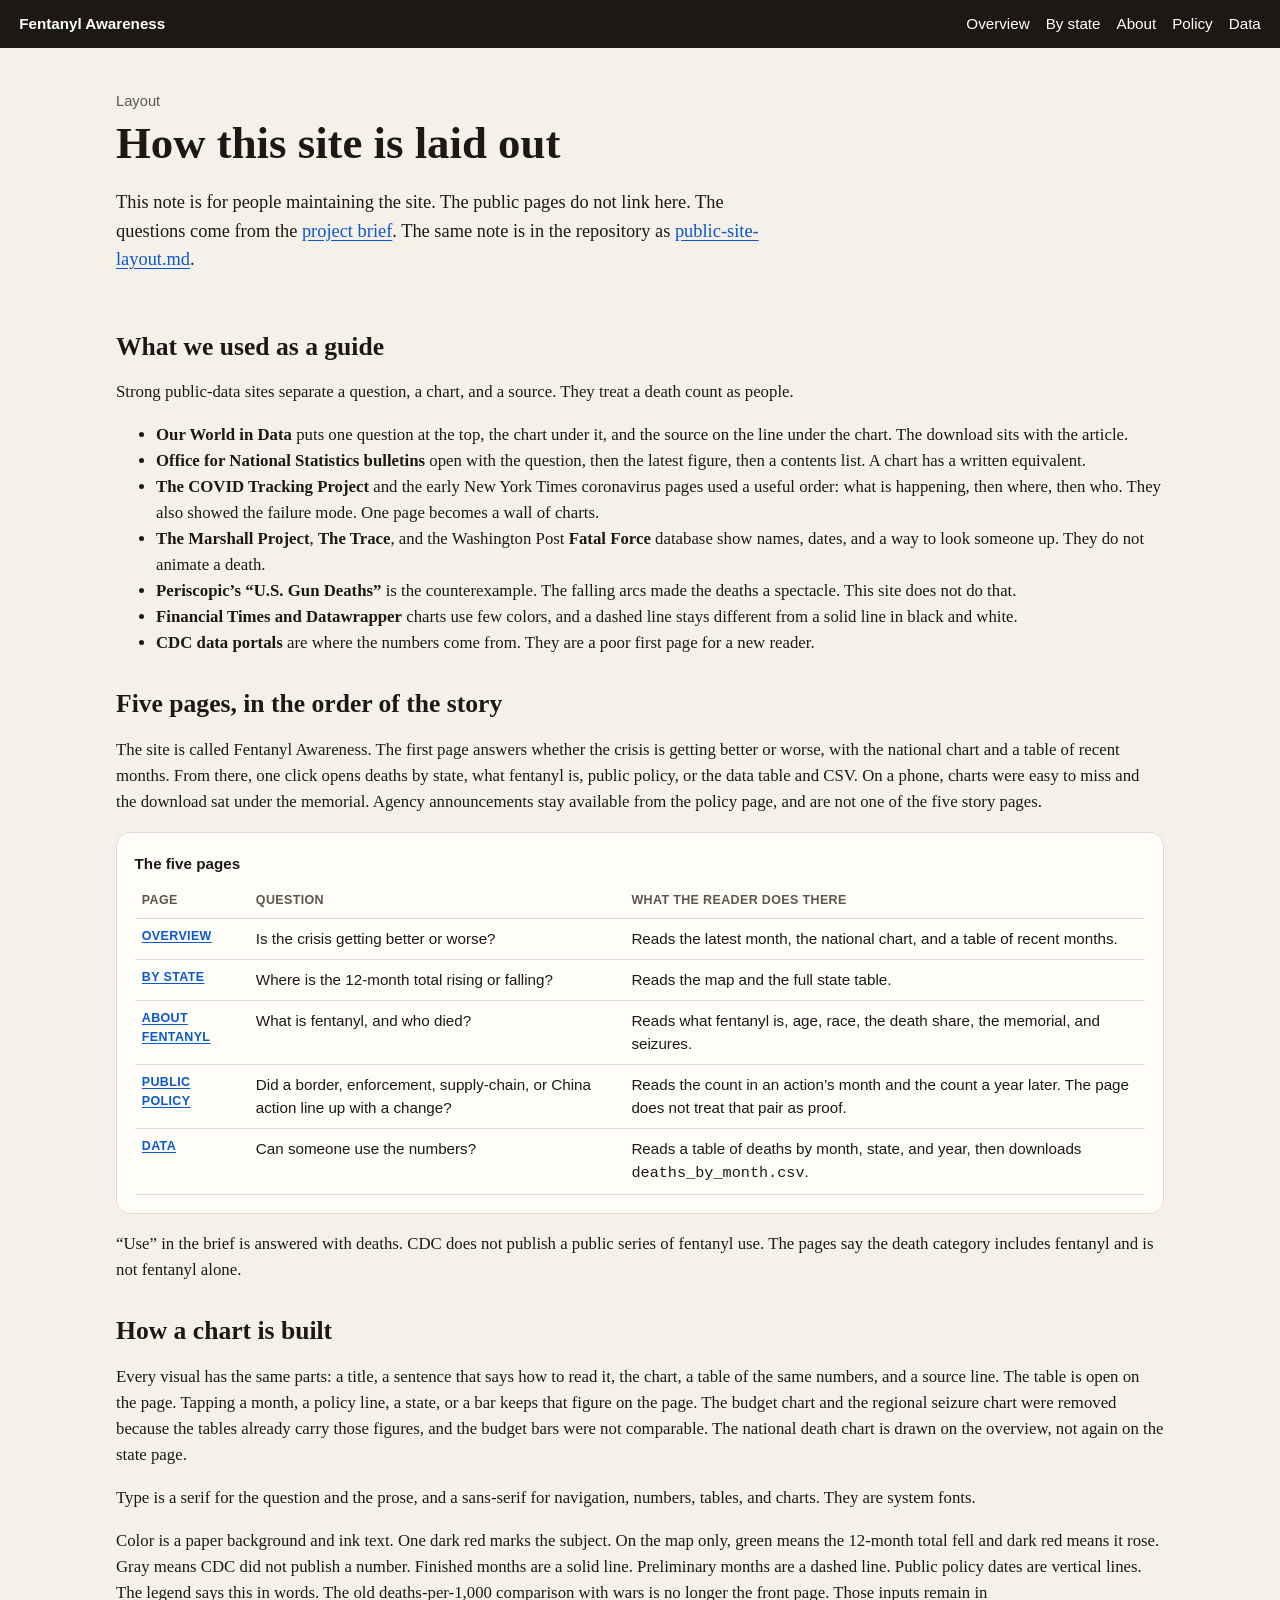
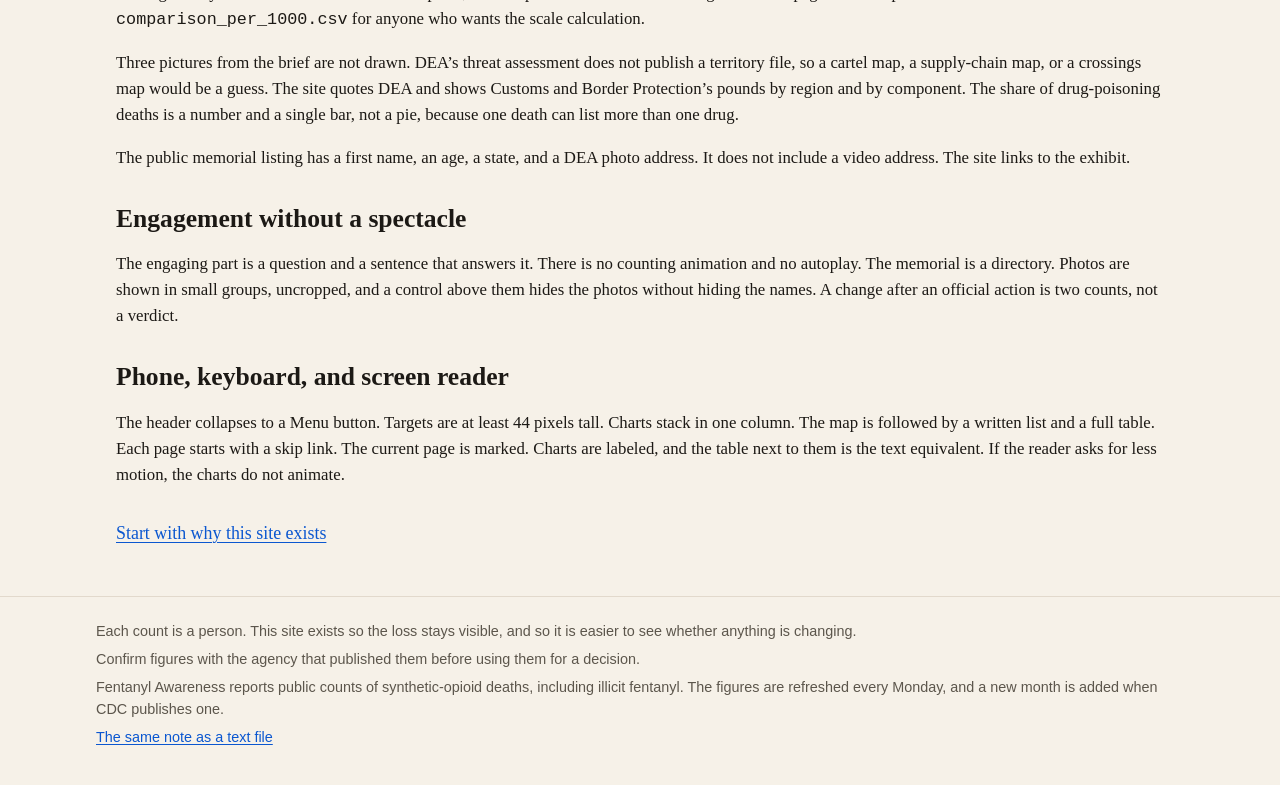
<file: website/design.html>
<!DOCTYPE html>
<html lang="en">
<head>
    <meta charset="UTF-8">
    <meta name="viewport" content="width=device-width, initial-scale=1.0">
    <title>How this site is laid out — Fentanyl Awareness</title>
    <meta name="description" content="Why the fentanyl site is six pages, and how the charts, memorial, and download are meant to be read.">
    <link rel="icon" href="data:image/svg+xml,%3Csvg xmlns='http://www.w3.org/2000/svg' viewBox='0 0 16 16'%3E%3Crect width='16' height='16' fill='%231c1915'/%3E%3C/svg%3E">
    <link rel="stylesheet" href="styles.css">
</head>
<body data-page="design">
    <a class="skip" href="#content">Skip to content</a>
    <nav class="nav" aria-label="Pages">
        <div class="nav-bar">
            <a class="brand" href="index.html">Fentanyl Awareness</a>
            <a class="nav-quick" href="download.html">Data</a>
            <button type="button" class="menu-button" aria-expanded="false" aria-controls="site-nav">Menu</button>
        </div>
        <div class="nav-links" id="site-nav">
            <a href="index.html">Overview</a>
            <a href="trend.html">By state</a>
            <a href="who.html">About</a>
            <a href="actions.html">Policy</a>
            <a href="download.html">Data</a>
        </div>
    </nav>
    <main id="content" tabindex="-1">
        <header class="hero">
            <p class="eyebrow">Layout</p>
            <h1>How this site is laid out</h1>
            <p class="lede">This note is for people maintaining the site. The public pages do not link here. The questions come from the <a href="Fentanyl_Project_Overview_and_Initial_Design.md">project brief</a>. The same note is in the repository as <a href="design/public-site-layout.md">public-site-layout.md</a>.</p>
        </header>
        <section>
            <h2>What we used as a guide</h2>
            <p>Strong public-data sites separate a question, a chart, and a source. They treat a death count as people.</p>
            <ul>
                <li><strong>Our World in Data</strong> puts one question at the top, the chart under it, and the source on the line under the chart. The download sits with the article.</li>
                <li><strong>Office for National Statistics bulletins</strong> open with the question, then the latest figure, then a contents list. A chart has a written equivalent.</li>
                <li><strong>The COVID Tracking Project</strong> and the early New York Times coronavirus pages used a useful order: what is happening, then where, then who. They also showed the failure mode. One page becomes a wall of charts.</li>
                <li><strong>The Marshall Project</strong>, <strong>The Trace</strong>, and the Washington Post <strong>Fatal Force</strong> database show names, dates, and a way to look someone up. They do not animate a death.</li>
                <li><strong>Periscopic’s “U.S. Gun Deaths”</strong> is the counterexample. The falling arcs made the deaths a spectacle. This site does not do that.</li>
                <li><strong>Financial Times and Datawrapper</strong> charts use few colors, and a dashed line stays different from a solid line in black and white.</li>
                <li><strong>CDC data portals</strong> are where the numbers come from. They are a poor first page for a new reader.</li>
            </ul>
        </section>
        <section>
            <h2>Five pages, in the order of the story</h2>
            <p>The site is called Fentanyl Awareness. The first page answers whether the crisis is getting better or worse, with the national chart and a table of recent months. From there, one click opens deaths by state, what fentanyl is, public policy, or the data table and CSV. On a phone, charts were easy to miss and the download sat under the memorial. Agency announcements stay available from the policy page, and are not one of the five story pages.</p>
            <div class="panel table-scroll">
                <table>
                    <caption>The five pages</caption>
                    <thead>
                        <tr><th scope="col">Page</th><th scope="col">Question</th><th scope="col">What the reader does there</th></tr>
                    </thead>
                    <tbody>
                        <tr><th scope="row"><a href="index.html">Overview</a></th><td>Is the crisis getting better or worse?</td><td>Reads the latest month, the national chart, and a table of recent months.</td></tr>
                        <tr><th scope="row"><a href="trend.html">By state</a></th><td>Where is the 12-month total rising or falling?</td><td>Reads the map and the full state table.</td></tr>
                        <tr><th scope="row"><a href="who.html">About fentanyl</a></th><td>What is fentanyl, and who died?</td><td>Reads what fentanyl is, age, race, the death share, the memorial, and seizures.</td></tr>
                        <tr><th scope="row"><a href="actions.html">Public policy</a></th><td>Did a border, enforcement, supply-chain, or China action line up with a change?</td><td>Reads the count in an action’s month and the count a year later. The page does not treat that pair as proof.</td></tr>
                        <tr><th scope="row"><a href="download.html">Data</a></th><td>Can someone use the numbers?</td><td>Reads a table of deaths by month, state, and year, then downloads <code>deaths_by_month.csv</code>.</td></tr>
                    </tbody>
                </table>
            </div>
            <p>“Use” in the brief is answered with deaths. CDC does not publish a public series of fentanyl use. The pages say the death category includes fentanyl and is not fentanyl alone.</p>
        </section>
        <section>
            <h2>How a chart is built</h2>
            <p>Every visual has the same parts: a title, a sentence that says how to read it, the chart, a table of the same numbers, and a source line. The table is open on the page. Tapping a month, a policy line, a state, or a bar keeps that figure on the page. The budget chart and the regional seizure chart were removed because the tables already carry those figures, and the budget bars were not comparable. The national death chart is drawn on the overview, not again on the state page.</p>
            <p>Type is a serif for the question and the prose, and a sans-serif for navigation, numbers, tables, and charts. They are system fonts.</p>
            <p>Color is a paper background and ink text. One dark red marks the subject. On the map only, green means the 12-month total fell and dark red means it rose. Gray means CDC did not publish a number. Finished months are a solid line. Preliminary months are a dashed line. Public policy dates are vertical lines. The legend says this in words. The old deaths-per-1,000 comparison with wars is no longer the front page. Those inputs remain in <code>comparison_per_1000.csv</code> for anyone who wants the scale calculation.</p>
            <p>Three pictures from the brief are not drawn. DEA’s threat assessment does not publish a territory file, so a cartel map, a supply-chain map, or a crossings map would be a guess. The site quotes DEA and shows Customs and Border Protection’s pounds by region and by component. The share of drug-poisoning deaths is a number and a single bar, not a pie, because one death can list more than one drug.</p>
            <p>The public memorial listing has a first name, an age, a state, and a DEA photo address. It does not include a video address. The site links to the exhibit.</p>
        </section>
        <section>
            <h2>Engagement without a spectacle</h2>
            <p>The engaging part is a question and a sentence that answers it. There is no counting animation and no autoplay. The memorial is a directory. Photos are shown in small groups, uncropped, and a control above them hides the photos without hiding the names. A change after an official action is two counts, not a verdict.</p>
        </section>
        <section>
            <h2>Phone, keyboard, and screen reader</h2>
            <p>The header collapses to a Menu button. Targets are at least 44 pixels tall. Charts stack in one column. The map is followed by a written list and a full table. Each page starts with a skip link. The current page is marked. Charts are labeled, and the table next to them is the text equivalent. If the reader asks for less motion, the charts do not animate.</p>
        </section>
        <p class="next"><a href="index.html">Start with why this site exists</a></p>
    </main>
    <footer class="footer">
        <p>Each count is a person. This site exists so the loss stays visible, and so it is easier to see whether anything is changing.</p>
        <p>Confirm figures with the agency that published them before using them for a decision.</p>
        <p>Fentanyl Awareness reports public counts of synthetic-opioid deaths, including illicit fentanyl. The figures are refreshed every Monday, and a new month is added when CDC publishes one.</p>
        <p><a href="design/public-site-layout.md">The same note as a text file</a></p>
    </footer>
    <script src="app.js"></script>
</body>
</html>
</file>
<file: website/styles.css>
:root {
    --ink: #1c1915;
    --muted: #5c564c;
    --paper: #f6f1e8;
    --card: #fffdf8;
    --line: #e2d9cc;
    --accent: #8c2f2f;
    --stone: #c4b8a5;
    --ok: #1f6b4a;
    --missing: #d9d4cc;
    --focus: #0b57d0;
    --serif: "Iowan Old Style", "Palatino Linotype", Palatino, "Book Antiqua", Georgia, serif;
    --sans: "Segoe UI", "Helvetica Neue", Helvetica, Arial, sans-serif;
}

* { box-sizing: border-box; }
html { scroll-behavior: smooth; }
body {
    margin: 0;
    color: var(--ink);
    background: var(--paper);
    font-family: var(--serif);
    line-height: 1.55;
    font-size: 1.05rem;
}
a { color: var(--focus); text-underline-offset: 0.15em; }
:focus-visible { outline: 3px solid var(--focus); outline-offset: 2px; }
.nav :focus-visible { outline-color: #fff; }
.skip {
    position: absolute;
    left: 1rem;
    top: -4rem;
    background: var(--ink);
    color: white;
    padding: 0.6rem 0.9rem;
    z-index: 6;
}
.skip:focus { top: 0.5rem; }
.nav {
    display: flex;
    justify-content: space-between;
    gap: 1rem;
    align-items: center;
    padding: 0.75rem 1.2rem;
    background: var(--ink);
    color: white;
    position: sticky;
    top: 0;
    z-index: 4;
}
.nav-bar { display: flex; align-items: center; gap: 0.35rem; }
.brand { margin-right: auto; }
.nav-quick {
    display: none;
    color: white;
    font-family: var(--sans);
    font-size: 0.95rem;
    text-decoration: none;
    min-height: 44px;
    align-items: center;
    padding: 0 0.35rem;
}
.nav a {
    color: white;
    text-decoration: none;
    font-family: var(--sans);
    font-size: 0.95rem;
}
.nav a:hover,
.nav a[aria-current="page"] { text-decoration: underline; text-underline-offset: 0.28em; }
.nav-links { display: flex; flex-wrap: wrap; gap: 0.35rem 1rem; align-items: center; }
.brand { font-weight: 700; }
.menu-button { display: none; }
main { max-width: 68rem; margin: 0 auto; padding: 1.25rem 1.25rem 2.5rem; }
main:focus { outline: none; }
.hero { padding: 1.4rem 0 0.4rem; }
.eyebrow {
    font-family: var(--sans);
    color: var(--muted);
    font-size: 0.92rem;
    margin: 0 0 0.35rem;
}
.hero h1 { font-size: clamp(1.9rem, 4vw, 2.8rem); line-height: 1.15; margin: 0 0 0.7rem; max-width: 22ch; }
.lede { font-size: 1.15rem; max-width: 42rem; }
.answer {
    font-size: 1.25rem;
    max-width: 40rem;
    padding-left: 0.9rem;
    border-left: 3px solid var(--accent);
}
.reasons {
    list-style: none;
    margin: 1.2rem 0 0;
    padding: 0;
    display: grid;
    grid-template-columns: repeat(auto-fit, minmax(220px, 1fr));
    gap: 0.8rem;
}
.reason {
    background: var(--card);
    border: 1px solid var(--line);
    border-radius: 12px;
    padding: 0.9rem 1rem;
    margin: 0;
}
.fork {
    display: grid;
    grid-template-columns: 1fr 1fr;
    gap: 1rem;
    margin: 0.4rem 0 0.2rem;
}
.fork-card {
    background: var(--card);
    border: 1px solid var(--line);
    border-radius: 14px;
    padding: 1.15rem 1.2rem 1.25rem;
    display: flex;
    flex-direction: column;
}
.fork-card > p:last-of-type { margin-top: auto; }
.fork-card h3 { font-size: 1.45rem; line-height: 1.2; margin: 0 0 0.45rem; }
.fork-card p { margin: 0.35rem 0; }
.fork-card ul { margin: 0.35rem 0 0; padding-left: 1.15rem; }
.fork-card li { margin: 0.28rem 0; }
.nav-label {
    font-family: var(--sans);
    font-size: 0.72rem;
    letter-spacing: 0.06em;
    text-transform: uppercase;
    opacity: 0.7;
}
.meta, .note, .source, .legend, .stat span, table, button, .button, input, select, summary, .nav, .footer, .on-page {
    font-family: var(--sans);
}
.meta, .note, .source { color: var(--muted); font-size: 0.95rem; }
.source { margin-top: 0.8rem; }
section { margin: 2rem 0; scroll-margin-top: 4.75rem; }
h2 { font-size: 1.6rem; line-height: 1.25; margin: 0 0 0.5rem; }
h3 { font-size: 1.15rem; margin: 0 0 0.35rem; }
.panel {
    background: var(--card);
    border: 1px solid var(--line);
    border-radius: 14px;
    padding: 1rem 1.1rem 1.15rem;
    margin: 0.8rem 0;
    min-width: 0;
    max-width: 100%;
}
.journeys {
    display: flex;
    flex-wrap: wrap;
    gap: 0.5rem;
    margin: 0.3rem 0 0.2rem;
}
.journeys a {
    font-family: var(--sans);
    text-decoration: none;
    color: var(--ink);
    background: var(--card);
    border: 1px solid var(--line);
    border-radius: 999px;
    padding: 0.45rem 0.9rem;
    min-height: 44px;
    display: inline-flex;
    align-items: center;
}
.journeys a:hover,
.journeys a:focus-visible { border-color: var(--ink); }
.readout {
    font-family: var(--sans);
    background: var(--paper);
    border-radius: 10px;
    padding: 0.7rem 0.85rem;
    margin: 0.7rem 0 0.2rem;
    min-height: 44px;
}
.stats { display: grid; grid-template-columns: repeat(auto-fit, minmax(200px, 1fr)); gap: 0.8rem; min-width: 0; }
.stat { background: var(--card); border: 1px solid var(--line); border-radius: 14px; padding: 0.9rem 1rem; }
.stat b {
    display: block;
    font-family: var(--sans);
    font-size: 1.45rem;
    font-weight: 600;
    font-variant-numeric: tabular-nums;
    margin: 0.2rem 0;
}
.chart-box {
    position: relative;
    height: 320px;
    width: 100%;
    max-width: 100%;
    min-width: 0;
}
.chart-box.short { height: 280px; }
.chart-box.tall { height: 420px; }
.chart-box canvas {
    display: block;
    width: 100% !important;
    height: 100% !important;
    max-width: 100%;
}
.split { display: grid; grid-template-columns: 1.2fr 0.8fr; gap: 1rem; }
.toolbar { display: flex; flex-wrap: wrap; gap: 0.6rem 0.8rem; align-items: end; margin: 0.4rem 0 0.8rem; }
.field { display: flex; flex-direction: column; gap: 0.25rem; font-size: 0.85rem; color: var(--muted); }
button, .button, input, select {
    font-family: var(--sans);
    font-size: 1rem;
    background: white;
    border: 1px solid var(--line);
    border-radius: 999px;
    padding: 0.45rem 0.85rem;
    min-height: 44px;
    color: var(--ink);
}
input, select { border-radius: 8px; }
button { cursor: pointer; }
a.button {
    text-decoration: none;
    display: inline-flex;
    align-items: center;
}
button[aria-pressed="true"], a.button.primary {
    background: var(--ink);
    color: white;
    border-color: var(--ink);
    text-decoration: none;
    display: inline-flex;
    align-items: center;
}
a.button.primary:hover { background: #2e2923; }
button:disabled { opacity: 0.45; cursor: not-allowed; }
.on-page { display: flex; flex-wrap: wrap; gap: 0.45rem 1rem; margin: 0.2rem 0 0.4rem; font-size: 0.95rem; }
.path { list-style: none; margin: 1rem 0; padding: 0; display: grid; gap: 0.5rem; }
.path-item {
    display: flex;
    gap: 0.8rem;
    align-items: baseline;
    background: var(--card);
    border: 1px solid var(--line);
    border-radius: 12px;
    padding: 0.8rem 1rem;
    color: var(--ink);
    text-decoration: none;
}
a.path-item:hover { border-color: var(--ink); }
.step { font-family: var(--sans); color: var(--muted); min-width: 1.2rem; }
table { width: 100%; border-collapse: collapse; font-size: 0.95rem; }
th, td { text-align: left; padding: 0.5rem 0.45rem; border-bottom: 1px solid var(--line); vertical-align: top; }
th { font-size: 0.78rem; letter-spacing: 0.03em; text-transform: uppercase; color: var(--muted); }
caption { text-align: left; font-weight: 600; padding: 0.2rem 0 0.45rem; color: var(--ink); }
.table-scroll { overflow-x: auto; max-width: 100%; -webkit-overflow-scrolling: touch; }
.map-layout { display: grid; grid-template-columns: 1.25fr 0.75fr; gap: 1rem; align-items: start; min-width: 0; }
#state-map { width: 100%; height: auto; min-height: 210px; aspect-ratio: 975 / 610; display: block; background: #f7f4ee; }
#state-map path { cursor: pointer; }
#state-map path.is-hot,
#state-map path:focus-visible { stroke: var(--ink); stroke-width: 2px; }
#state-map path.is-selected { stroke: var(--accent); stroke-width: 2.5px; }
.viz-tip {
    position: fixed;
    z-index: 30;
    max-width: 18rem;
    background: var(--card);
    color: var(--ink);
    border: 1px solid var(--line);
    border-radius: 10px;
    box-shadow: 0 10px 28px rgba(28, 25, 21, 0.14);
    padding: 0.55rem 0.75rem 0.65rem;
    pointer-events: none;
    font-family: var(--sans);
    font-size: 0.9rem;
    line-height: 1.35;
}
.viz-tip[hidden] { display: none; }
.viz-tip p { margin: 0.12rem 0; }
.viz-tip-title { font-weight: 650; }
.viz-tip-line { color: var(--muted); }
.meter { cursor: crosshair; }
.map-legend, .legend {
    display: flex;
    flex-wrap: wrap;
    gap: 0.45rem 1rem;
    align-items: center;
    font-family: var(--sans);
    font-size: 0.85rem;
    color: var(--muted);
    list-style: none;
    margin: 0.55rem 0 0;
    padding: 0;
}
.swatch { width: 1.1rem; height: 0.7rem; border-radius: 2px; display: inline-block; }
.legend-swatch { display: inline-block; margin-right: 0.35rem; vertical-align: middle; }
.legend-swatch.line { width: 1.5rem; border-top: 2px solid var(--ink); }
.legend-swatch.line.dashed { border-top-style: dashed; }
.legend-swatch.tick { width: 0; height: 0.85rem; border-left: 2px solid var(--accent); }
.meter {
    height: 1.1rem;
    background: #efe8dc;
    border-radius: 999px;
    overflow: hidden;
    margin: 0.8rem 0;
    max-width: 36rem;
}
.meter-fill { height: 100%; background: var(--accent); width: 0; }
.people { display: grid; grid-template-columns: repeat(auto-fill, minmax(200px, 1fr)); gap: 0.8rem; }
.person {
    background: var(--paper);
    border: 1px solid var(--line);
    border-radius: 12px;
    padding: 0.75rem 0.8rem 0.9rem;
}
.person img {
    width: 100%;
    height: 200px;
    object-fit: contain;
    object-position: center top;
    background: #efe8dc;
    display: block;
    margin-bottom: 0.55rem;
}
.person h3 { font-size: 1.2rem; margin: 0 0 0.2rem; }
.person p { margin: 0 0 0.45rem; font-family: var(--sans); font-size: 0.92rem; color: var(--muted); }
.quotes blockquote { margin: 0.9rem 0; padding-left: 0.9rem; border-left: 3px solid var(--accent); }
.news { list-style: none; padding: 0; margin: 0; }
.news li { padding: 0.85rem 0; border-bottom: 1px solid var(--line); }
.news li:last-child { border-bottom: 0; }
.next { margin: 2rem 0 0.5rem; font-size: 1.12rem; }
.footer {
    padding: 1.1rem 1.25rem 2rem;
    color: var(--muted);
    font-family: var(--sans);
    font-size: 0.9rem;
    border-top: 1px solid var(--line);
}
.footer p { max-width: 68rem; margin: 0.35rem auto; }
@media (max-width: 980px) {
    .menu-button {
        display: inline-flex;
        align-items: center;
        color: white;
        background: transparent;
        border-color: rgba(255, 255, 255, 0.45);
    }
    .nav-quick { display: inline-flex; }
    .nav { flex-direction: column; align-items: stretch; }
    .nav-bar { width: 100%; justify-content: space-between; }
    .nav-links { display: none; flex-direction: column; align-items: flex-start; padding-top: 0.4rem; }
    .nav-links.is-open { display: flex; }
    .nav-links a { min-height: 44px; display: flex; align-items: center; }
    .nav-label { margin-top: 0.35rem; }
}
@media (max-width: 800px) {
    .split, .map-layout, .fork { grid-template-columns: 1fr; }
    .hero { padding: 0.7rem 0 0; }
    .hero h1 { max-width: none; margin-bottom: 0.45rem; }
    section { margin: 1.15rem 0; }
    .chart-box { height: 220px; }
    .chart-box.short { height: 250px; }
    .chart-box.tall { height: 380px; }
    main { padding: 1rem 0.9rem 2rem; }
    .panel { padding: 0.8rem 0.75rem 0.9rem; }
    .action-list thead {
        position: absolute;
        width: 1px;
        height: 1px;
        padding: 0;
        margin: -1px;
        overflow: hidden;
        clip: rect(0, 0, 0, 0);
        border: 0;
    }
    .action-list table,
    .action-list tbody,
    .action-list tr,
    .action-list td,
    .action-list th {
        display: block;
        width: 100%;
    }
    .action-list tr {
        border: 1px solid var(--line);
        border-radius: 12px;
        margin: 0 0 0.75rem;
        padding: 0.55rem 0.75rem 0.7rem;
        background: var(--paper);
    }
    .action-list td,
    .action-list th {
        border: 0;
        padding: 0.28rem 0;
    }
    .action-list td::before,
    .action-list th[scope="row"]::before {
        content: attr(data-label);
        display: block;
        font-size: 0.72rem;
        letter-spacing: 0.04em;
        text-transform: uppercase;
        color: var(--muted);
    }
}
@media (prefers-reduced-motion: reduce) {
    html { scroll-behavior: auto; }
}
</file>
